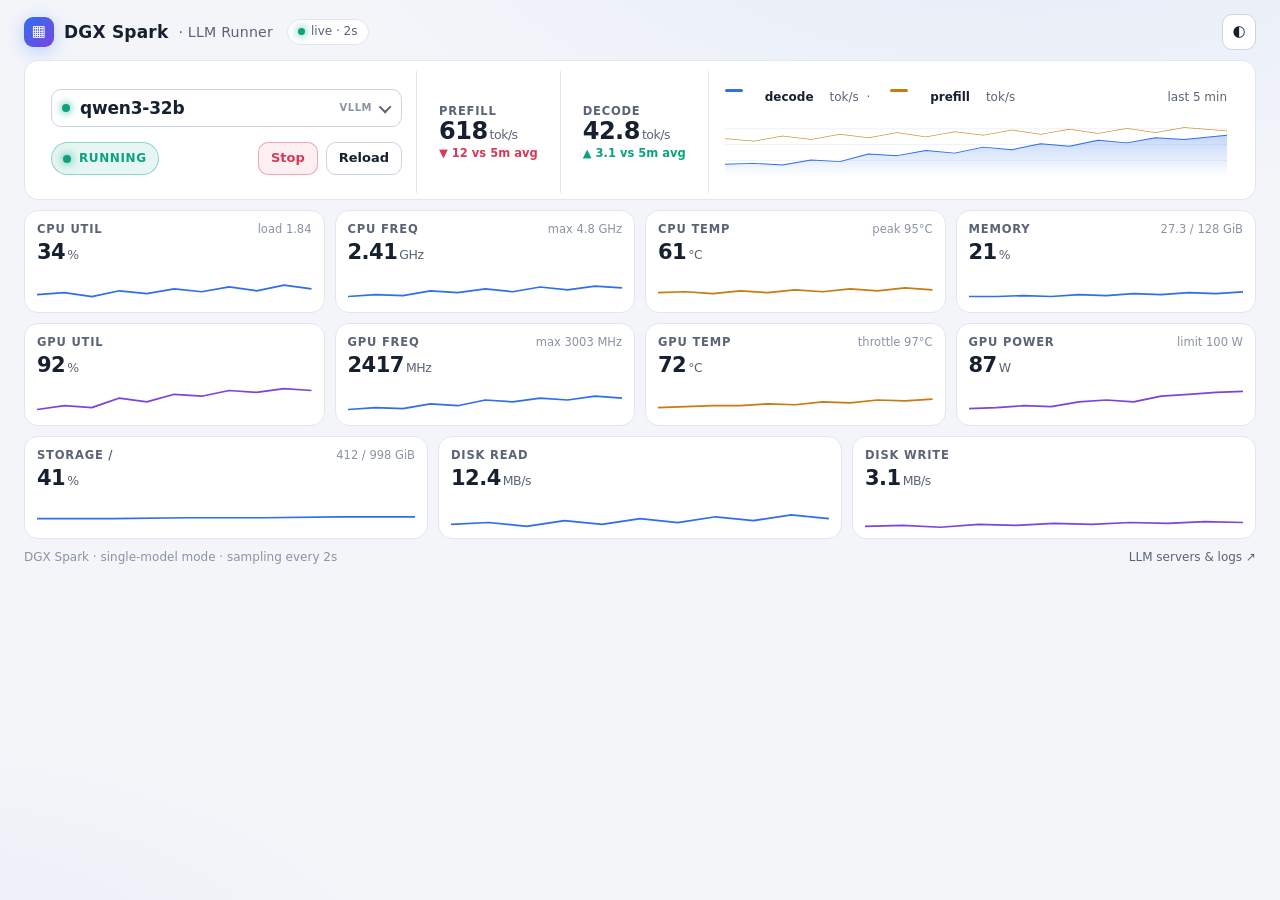
<file: prototype/index.html>
<!DOCTYPE html>
<html lang="en">
<head>
<meta charset="UTF-8">
<meta name="viewport" content="width=device-width, initial-scale=1">
<title>DGX Spark · LLM Runner — Prototype</title>
<style>
  :root {
    --bg: #0b0e14;
    --panel: #12161f;
    --panel-2: #161b26;
    --border: #1f2635;
    --border-hi: #2c3547;
    --text: #e6ebf3;
    --muted: #8a93a6;
    --faint: #5b6373;
    --accent: #4f8cff;
    --accent-2: #8b5cf6;
    --ok: #2dd4a7;
    --warn: #ffb454;
    --err: #ff5d73;
    --hover: #1b2231;
    --hover-border: #3d4c6b;
    --menu-bg: #141926;
    --sel-bg-1: #1c2a4a;
    --sel-bg-2: #172138;
    --sel-border: #34548f;
    --chip-bg: #0e1119;
    --glow-1: rgba(79,140,255,.09);
    --glow-2: rgba(139,92,246,.07);
    --radius: 14px;
    color-scheme: dark;
    font-size: 15px;
  }
  :root[data-theme="light"] {
    --bg: #f3f5f9;
    --panel: #ffffff;
    --panel-2: #ffffff;
    --border: #e2e7ef;
    --border-hi: #ccd5e2;
    --text: #17202f;
    --muted: #5a6474;
    --faint: #8a93a3;
    --accent: #2f6fed;
    --accent-2: #7a45e0;
    --ok: #0da27d;
    --warn: #c97a10;
    --err: #d63a58;
    --hover: #eef1f7;
    --hover-border: #b7c4d8;
    --menu-bg: #ffffff;
    --sel-bg-1: #e6efff;
    --sel-bg-2: #eef4ff;
    --sel-border: #9db9ea;
    --chip-bg: #eef1f6;
    --glow-1: rgba(47,111,237,.07);
    --glow-2: rgba(122,69,224,.05);
    --shadow: rgba(30,50,90,.18);
    color-scheme: light;
  }
  body { transition: background-color .25s, color .25s; }
  * { margin: 0; padding: 0; box-sizing: border-box; }
  html, body { height: 100%; }
  body {
    background-color: var(--bg);
    background-image:
      radial-gradient(1200px 500px at 80% -10%, var(--glow-1), transparent 60%),
      radial-gradient(900px 420px at -10% 110%, var(--glow-2), transparent 60%);
    color: var(--text);
    font: 400 15px/1.45 "Inter", "SF Pro Text", system-ui, -apple-system, "Segoe UI", sans-serif;
    font-variant-numeric: tabular-nums;
  }

  .app {
    max-width: 1500px;
    margin: 0 auto;
    padding: 14px 24px 18px;
    min-height: 100%;
    display: flex;
    flex-direction: column;
    gap: 10px;
  }

  /* ---------- top bar ---------- */
  header {
    display: flex;
    align-items: center;
    gap: 14px;
    flex-wrap: wrap;
  }
  .brand {
    display: flex; align-items: center; gap: 10px;
    font-weight: 650; font-size: 17px; letter-spacing: .2px;
  }
  .brand .logo {
    width: 30px; height: 30px; border-radius: 9px;
    display: grid; place-items: center;
    background: linear-gradient(135deg, var(--accent), var(--accent-2));
    font-size: 15px; color: #fff;
    box-shadow: 0 4px 18px rgba(79,140,255,.35);
  }
  .brand small { color: var(--muted); font-weight: 450; }
  .live {
    display: inline-flex; align-items: center; gap: 6px;
    font-size: 12px; color: var(--muted);
    border: 1px solid var(--border); border-radius: 999px;
    padding: 3px 10px; background: var(--panel);
  }
  .live i {
    width: 7px; height: 7px; border-radius: 50%;
    background: var(--ok); box-shadow: 0 0 8px var(--ok);
    animation: pulse 2s infinite;
  }
  @keyframes pulse { 50% { opacity: .35; } }
  .spacer { flex: 1; }

  /* ---------- model dropdown ---------- */
  .select { position: relative; }
  .select > summary {
    list-style: none;
    display: inline-flex; align-items: center; gap: 10px;
    min-width: 240px;
    background: var(--panel);
    border: 1px solid var(--border-hi);
    border-radius: 10px;
    padding: 8px 12px;
    font-size: 13.5px; font-weight: 600; cursor: pointer;
    user-select: none;
  }
  .select > summary::-webkit-details-marker { display: none; }
  .select > summary:hover { border-color: var(--hover-border); }
  .select[open] > summary { border-color: var(--accent); }
  .select .caret {
    margin-left: auto; width: 9px; height: 9px;
    border: solid var(--muted); border-width: 0 0 2px 2px;
    transform: rotate(-45deg) translateY(-2px);
    transition: transform .2s;
  }
  .select[open] .caret { transform: rotate(135deg) translateY(-2px); }
  .select .dot { width: 8px; height: 8px; border-radius: 50%; background: var(--faint); flex: none; }
  .select .dot.on { background: var(--ok); box-shadow: 0 0 8px var(--ok); }
  .select .tag {
    font-size: 10px; font-weight: 600; letter-spacing: .5px;
    color: var(--faint); text-transform: uppercase;
  }

  .menu {
    position: absolute; top: calc(100% + 6px); right: 0; z-index: 20;
    width: 380px; max-height: 340px; overflow: auto;
    background: var(--menu-bg);
    border: 1px solid var(--border-hi);
    border-radius: 12px;
    padding: 6px;
    box-shadow: 0 18px 50px var(--shadow, rgba(0,0,0,.55));
  }
  .menu .group {
    font-size: 10.5px; font-weight: 700; letter-spacing: .8px;
    text-transform: uppercase; color: var(--faint);
    padding: 8px 10px 5px;
  }
  .opt {
    display: grid;
    grid-template-columns: auto 1fr auto;
    align-items: center; gap: 10px;
    padding: 9px 10px;
    border-radius: 9px; cursor: pointer;
  }
  .opt:hover { background: var(--hover); }
  .opt input { display: none; }
  .opt .name {
    font-size: 13.5px; font-weight: 600;
    display: block; white-space: nowrap;
    overflow: hidden; text-overflow: ellipsis;
  }
  .opt .ep { font-size: 11.5px; color: var(--faint); font-weight: 450; }
  .opt .state {
    font-size: 10.5px; font-weight: 700; letter-spacing: .5px;
    padding: 3px 8px; border-radius: 999px;
  }
  .state.running {
    color: var(--ok);
    background: color-mix(in srgb, var(--ok) 12%, transparent);
    border: 1px solid color-mix(in srgb, var(--ok) 40%, transparent);
  }
  .state.stopped { color: var(--faint); background: var(--chip-bg); border: 1px solid var(--border); }
  .opt:has(input:checked) {
    background: linear-gradient(180deg, var(--sel-bg-1), var(--sel-bg-2));
    outline: 1px solid var(--sel-border);
  }
  .opt:has(input:checked) .name { color: var(--accent); }
  .menu .hint {
    font-size: 11px; color: var(--faint);
    padding: 8px 10px 6px; border-top: 1px solid var(--border);
    margin-top: 6px;
  }

  .btn {
    font: inherit; font-size: 13.5px; font-weight: 600;
    color: var(--text);
    background: var(--panel-2);
    border: 1px solid var(--border-hi);
    border-radius: 10px;
    padding: 8px 16px;
    cursor: pointer;
    transition: border-color .15s, background .15s;
  }
  .btn:hover { border-color: var(--hover-border); background: var(--hover); }
  .btn.danger-ghost {
    color: var(--err);
    border-color: color-mix(in srgb, var(--err) 40%, transparent);
    background: color-mix(in srgb, var(--err) 8%, var(--panel));
  }
  .btn.danger-ghost:hover { border-color: color-mix(in srgb, var(--err) 65%, transparent); }
  .btn.primary {
    background: linear-gradient(135deg, var(--accent), #3a6fe0);
    border-color: transparent; color: #fff;
    box-shadow: 0 4px 16px rgba(79,140,255,.3);
  }


  /* ---------- grid ---------- */
  main { display: flex; flex-direction: column; gap: 10px; }
  .row {
    display: grid;
    grid-template-columns: repeat(4, 1fr);
    gap: 10px;
  }
  .row.two { grid-template-columns: repeat(2, 1fr); }
  .row.row-3 { grid-template-columns: repeat(3, 1fr); }

  .card {
    background: linear-gradient(180deg, var(--panel-2), var(--panel));
    border: 1px solid var(--border);
    border-radius: var(--radius);
    padding: 10px 12px 6px;
    position: relative;
    overflow: hidden;
    transition: border-color .2s;
  }
  .card:hover { border-color: var(--border-hi); }
  .card .head {
    display: flex; align-items: baseline; justify-content: space-between;
    margin-bottom: 2px;
  }
  .card .label {
    font-size: 11.5px; font-weight: 600;
    letter-spacing: .8px; text-transform: uppercase;
    color: var(--muted);
  }
  .card .sub { font-size: 11.5px; color: var(--faint); }
  .value {
    font-size: 21px; font-weight: 680; letter-spacing: -.5px;
    line-height: 1.15;
  }
  .value small { font-size: 12.5px; font-weight: 500; color: var(--muted); margin-left: 2px; }
  .spark { display: block; width: 100%; height: 38px; margin-top: 4px; }

  /* ---------- LLM hero panel ---------- */
  .llm {
    display: grid;
    grid-template-columns: 380px auto auto minmax(0, 1fr);
    gap: 0;
    overflow: visible; /* let the model menu escape the card */
  }
  .llm .side {
    padding: 18px 14px;
    border-right: 1px solid var(--border);
    display: flex; flex-direction: column;     gap: 15px;
    justify-content: center;
  }
  /* model dropdown acting as the card title */
  .model-title { align-self: stretch; }
  .model-title > summary {
    font-size: 17px; font-weight: 680; letter-spacing: -.2px;
    padding: 6px 10px; min-width: 0;
    display: flex; /* #selName can shrink + ellipsis */
  }
  .model-title > summary #selName {
    flex: 1; min-width: 0;
    overflow: hidden; text-overflow: ellipsis; white-space: nowrap;
  }
  .model-title .menu { left: 0; right: auto; width: min(460px, 92vw); }
  .llm .actions { display: flex; align-items: stretch; gap: 8px; }
  .llm .actions .status { margin-right: auto; align-items: center; align-self: stretch; }
  .llm .actions .btn { padding: 6px 12px; font-size: 13px; }
  .llm .status {
    display: inline-flex; align-items: center; gap: 8px;
    align-self: flex-start;
    font-size: 12px; font-weight: 650; letter-spacing: .6px;
    color: var(--ok);
    background: color-mix(in srgb, var(--ok) 10%, transparent);
    border: 1px solid color-mix(in srgb, var(--ok) 40%, transparent);
    padding: 4px 11px; border-radius: 999px;
  }
  .llm .status i { width: 8px; height: 8px; border-radius: 50%; background: var(--ok); box-shadow: 0 0 10px var(--ok); }


  /* throughput: two independent columns of the hero */
  .throughput { display: contents; }
  .throughput .t {
    display: flex; flex-direction: column; justify-content: center;
    padding: 14px 22px;
    border-right: 1px solid var(--border);
    min-width: 130px;
  }
  .throughput .t .label { margin-bottom: 0; }
  .throughput .t .value { font-size: 24px; line-height: 1.05; }
  .throughput .delta { font-size: 11px; }
  .throughput .delta { font-size: 11.5px; font-weight: 600; }
  .delta.up { color: var(--ok); }
  .delta.down { color: var(--err); }
  .llm .chart { padding: 10px 16px 8px; display: flex; flex-direction: column; }
  .chart .legend {
    display: flex; gap: 16px; font-size: 12px; color: var(--muted);
    margin-bottom: 6px;
  }
  .legend b { font-weight: 600; color: var(--text); }
  .legend .sw { display: inline-block; width: 18px; height: 3px; border-radius: 2px; vertical-align: middle; margin-right: 6px; }
  .sw.decode { background: var(--accent); }
  .sw.prefill { background: var(--warn); }
  .llm .chart { justify-content: center; }
  .chart svg { flex: none; width: 100%; height: 64px; }

  footer {
    display: flex; justify-content: space-between;
    color: var(--faint); font-size: 12px;
  }
  footer a { color: var(--muted); text-decoration: none; }
  footer a:hover { color: var(--accent); }

  .theme-toggle { width: 34px; padding: 6px 0; text-align: center; font-size: 15px; }

  @media (max-width: 1100px) {
    .row { grid-template-columns: repeat(2, 1fr); }
    .row.row-3 { grid-template-columns: repeat(2, 1fr); }
    .llm { grid-template-columns: 1fr; }
    .llm .side, .throughput .t { border-right: none; border-bottom: 1px solid var(--border); }
  }
</style>
</head>
<body>
<div class="app">

  <!-- ============ TOP BAR: brand · live pill · model dropdown · actions ============ -->
  <header>
    <div class="brand">
      <span class="logo">▦</span>
      DGX Spark <small>· LLM Runner</small>
    </div>
    <span class="live"><i></i> live · 2s</span>
    <span class="spacer"></span>
    <button class="btn theme-toggle" id="themeToggle" title="Toggle light / dark">◐</button>
  </header>

  <main>

    <!-- ============ LLM HERO: selected model + throughput chart ============ -->
    <section class="card llm">
      <div class="side">
        <details class="select model-title" id="modelSelect">
          <summary>
            <span class="dot on" id="selDot"></span>
            <span id="selName">qwen3-32b</span>
            <span class="tag" id="selTag">vllm</span>
            <span class="caret"></span>
          </summary>
          <div class="menu" role="listbox">
            <div class="group">Available models</div>
            <label class="opt">
              <input type="radio" name="model" value="qwen3-32b" data-tag="vllm" data-state="running" checked>
              <span class="dot on"></span>
              <span>
                <span class="name">qwen3-32b</span><br>
                <span class="ep">docker_vllm · localhost:8000</span>
              </span>
              <span class="state running">RUNNING</span>
            </label>
            <label class="opt">
              <input type="radio" name="model" value="gpt-oss-20b" data-tag="sglang" data-state="stopped">
              <span class="dot"></span>
              <span>
                <span class="name">gpt-oss-20b</span><br>
                <span class="ep">docker_sglang · localhost:30000</span>
              </span>
              <span class="state stopped">STOPPED</span>
            </label>
            <label class="opt">
              <input type="radio" name="model" value="llama3.3-70b-awq" data-tag="vllm" data-state="stopped">
              <span class="dot"></span>
              <span>
                <span class="name">llama3.3-70b-awq</span><br>
                <span class="ep">docker_vllm · localhost:8000</span>
              </span>
              <span class="state stopped">STOPPED</span>
            </label>
            <label class="opt">
              <input type="radio" name="model" value="RadixArk/Qwen3.8-27b-NVFP4-DSpark-Spec13" data-tag="vllm" data-state="stopped">
              <span class="dot"></span>
              <span>
                <span class="name">RadixArk/Qwen3.8-27b-NVFP4-DSpark-Spec13</span><br>
                <span class="ep">docker_vllm · localhost:8000</span>
              </span>
              <span class="state stopped">STOPPED</span>
            </label>
            <div class="hint">Selecting a stopped model will stop the running one first (single-model mode).</div>
          </div>
        </details>
        <div class="actions">
          <span class="status"><i></i> RUNNING</span>
          <button class="btn primary" id="btnStart" style="display:none">Start</button>
          <button class="btn danger-ghost" id="btnStop">Stop</button>
          <button class="btn">Reload</button>
        </div>
      </div>
      <div class="throughput">
        <div class="t">
          <div class="label">Prefill</div>
          <div class="value">618<small>tok/s</small></div>
          <div class="delta down">▼ 12 vs 5m avg</div>
        </div>
        <div class="t">
          <div class="label">Decode</div>
          <div class="value">42.8<small>tok/s</small></div>
          <div class="delta up">▲ 3.1 vs 5m avg</div>
        </div>
      </div>
      <div class="chart">
        <div class="legend">
          <span class="sw decode"></span><b>decode</b> tok/s
          &nbsp;·&nbsp; <span class="sw prefill"></span><b>prefill</b> tok/s
          <span class="spacer"></span>
          <span>last 5 min</span>
        </div>
        <svg viewBox="0 0 700 150" preserveAspectRatio="none">
          <defs>
            <linearGradient id="gDec" x1="0" y1="0" x2="0" y2="1">
              <stop offset="0" stop-color="var(--accent)" stop-opacity=".28"/>
              <stop offset="1" stop-color="var(--accent)" stop-opacity="0"/>
            </linearGradient>
          </defs>
          <g stroke="var(--border)" stroke-width="1">
            <line x1="0" y1="37"  x2="700" y2="37"/>
            <line x1="0" y1="74"  x2="700" y2="74"/>
            <line x1="0" y1="111" x2="700" y2="111"/>
          </g>
          <path fill="url(#gDec)" d="M0,120 40,118 80,122 120,110 160,114 200,96 240,100 280,88 320,94 360,80 400,86 440,72 480,78 520,64 560,70 600,58 640,62 700,52 700,150 0,150 Z"/>
          <path fill="none" stroke="var(--accent)" stroke-width="2.2" stroke-linejoin="round"
                d="M0,120 40,118 80,122 120,110 160,114 200,96 240,100 280,88 320,94 360,80 400,86 440,72 480,78 520,64 560,70 600,58 640,62 700,52"/>
          <path fill="none" stroke="var(--warn)" stroke-width="1.6" stroke-dasharray="1 0" stroke-opacity=".85"
                d="M0,60 40,66 80,54 120,62 160,50 200,58 240,46 280,56 320,44 360,52 400,40 440,50 480,38 520,48 560,36 600,46 640,34 700,42"/>
        </svg>
      </div>
    </section>

    <!-- ============ SYSTEM ============ -->
    <div class="row">
      <section class="card">
        <div class="head"><span class="label">CPU Util</span><span class="sub">load 1.84</span></div>
        <div class="value">34<small>%</small></div>
        <svg class="spark" viewBox="0 0 200 40" preserveAspectRatio="none">
          <path fill="none" stroke="var(--accent)" stroke-width="1.8" d="M0,28 20,26 40,30 60,24 80,27 100,22 120,25 140,20 160,24 180,18 200,22"/>
        </svg>
      </section>
      <section class="card">
        <div class="head"><span class="label">CPU Freq</span><span class="sub">max 4.8 GHz</span></div>
        <div class="value">2.41<small>GHz</small></div>
        <svg class="spark" viewBox="0 0 200 40" preserveAspectRatio="none">
          <path fill="none" stroke="var(--accent)" stroke-width="1.8" d="M0,30 20,28 40,29 60,24 80,26 100,22 120,25 140,20 160,23 180,19 200,21"/>
        </svg>
      </section>
      <section class="card">
        <div class="head"><span class="label">CPU Temp</span><span class="sub">peak 95°C</span></div>
        <div class="value">61<small>°C</small></div>
        <svg class="spark" viewBox="0 0 200 40" preserveAspectRatio="none">
          <path fill="none" stroke="var(--warn)" stroke-width="1.8" d="M0,26 20,25 40,27 60,24 80,26 100,23 120,25 140,22 160,24 180,21 200,23"/>
        </svg>
      </section>
      <section class="card">
        <div class="head"><span class="label">Memory</span><span class="sub">27.3 / 128 GiB</span></div>
        <div class="value">21<small>%</small></div>
        <svg class="spark" viewBox="0 0 200 40" preserveAspectRatio="none">
          <path fill="none" stroke="var(--accent)" stroke-width="1.8" d="M0,30 20,30 40,29 60,30 80,28 100,29 120,27 140,28 160,26 180,27 200,25"/>
        </svg>
      </section>
    </div>

    <!-- ============ GPU ============ -->
    <div class="row">
      <section class="card">
        <div class="head"><span class="label">GPU Util</span></div>
        <div class="value">92<small>%</small></div>
        <svg class="spark" viewBox="0 0 200 40" preserveAspectRatio="none">
          <path fill="none" stroke="var(--accent-2)" stroke-width="1.8" d="M0,30 20,26 40,28 60,18 80,22 100,14 120,16 140,10 160,12 180,8 200,10"/>
        </svg>
      </section>
      <section class="card">
        <div class="head"><span class="label">GPU Freq</span><span class="sub">max 3003 MHz</span></div>
        <div class="value">2417<small>MHz</small></div>
        <svg class="spark" viewBox="0 0 200 40" preserveAspectRatio="none">
          <path fill="none" stroke="var(--accent)" stroke-width="1.8" d="M0,30 20,28 40,29 60,24 80,26 100,20 120,22 140,18 160,20 180,16 200,18"/>
        </svg>
      </section>
      <section class="card">
        <div class="head"><span class="label">GPU Temp</span><span class="sub">throttle 97°C</span></div>
        <div class="value">72<small>°C</small></div>
        <svg class="spark" viewBox="0 0 200 40" preserveAspectRatio="none">
          <path fill="none" stroke="var(--warn)" stroke-width="1.8" d="M0,28 20,27 40,26 60,26 80,24 100,25 120,22 140,23 160,20 180,21 200,19"/>
        </svg>
      </section>
      <section class="card">
        <div class="head"><span class="label">GPU Power</span><span class="sub">limit 100 W</span></div>
        <div class="value">87<small>W</small></div>
        <svg class="spark" viewBox="0 0 200 40" preserveAspectRatio="none">
          <path fill="none" stroke="var(--accent-2)" stroke-width="1.8" d="M0,29 20,28 40,26 60,27 80,22 100,20 120,22 140,16 160,14 180,12 200,11"/>
        </svg>
      </section>
    </div>

    <!-- ============ STORAGE / DISK ============ -->
    <div class="row row-3">
      <section class="card">
        <div class="head"><span class="label">Storage /</span><span class="sub">412 / 998 GiB</span></div>
        <div class="value">41<small>%</small></div>
        <svg class="spark" viewBox="0 0 200 40" preserveAspectRatio="none">
          <path fill="none" stroke="var(--accent)" stroke-width="1.8" d="M0,26 40,26 80,25 120,25 160,24 200,24"/>
        </svg>
      </section>
      <section class="card">
        <div class="head"><span class="label">Disk Read</span></div>
        <div class="value">12.4<small>MB/s</small></div>
        <svg class="spark" viewBox="0 0 200 40" preserveAspectRatio="none">
          <path fill="none" stroke="var(--accent)" stroke-width="1.8" d="M0,32 20,30 40,34 60,28 80,32 100,26 120,30 140,24 160,28 180,22 200,26"/>
        </svg>
      </section>
      <section class="card">
        <div class="head"><span class="label">Disk Write</span></div>
        <div class="value">3.1<small>MB/s</small></div>
        <svg class="spark" viewBox="0 0 200 40" preserveAspectRatio="none">
          <path fill="none" stroke="var(--accent-2)" stroke-width="1.8" d="M0,34 20,33 40,35 60,32 80,33 100,31 120,32 140,30 160,31 180,29 200,30"/>
        </svg>
      </section>
    </div>

  </main>

  <footer>
    <span>DGX Spark · single-model mode · sampling every 2s</span>
    <a href="#">LLM servers &amp; logs ↗</a>
  </footer>
</div>

<script>
  const sel = document.getElementById("modelSelect");
  const radios = sel.querySelectorAll("input[name=model]");
  const dot = document.getElementById("selDot");
  const btnStart = document.getElementById("btnStart");
  const btnStop = document.getElementById("btnStop");
  radios.forEach((r) => r.addEventListener("change", () => {
    const nameEl = document.getElementById("selName");
    nameEl.textContent = r.value;
    nameEl.title = r.value; // full name on hover when truncated
    document.getElementById("selTag").textContent = r.dataset.tag;
    const running = r.dataset.state === "running";
    dot.classList.toggle("on", running);
    btnStart.style.display = running ? "none" : "";
    btnStop.style.display = running ? "" : "none";
    sel.removeAttribute("open");  // close like a native select
  }));

  const root = document.documentElement;
  const stored = localStorage.getItem("llmrunner-theme");
  if (stored) root.dataset.theme = stored;
  else if (matchMedia("(prefers-color-scheme: light)").matches) root.dataset.theme = "light";
  document.getElementById("themeToggle").addEventListener("click", () => {
    root.dataset.theme = root.dataset.theme === "light" ? "dark" : "light";
    localStorage.setItem("llmrunner-theme", root.dataset.theme);
  });
</script>
</body>
</html>
</file>
